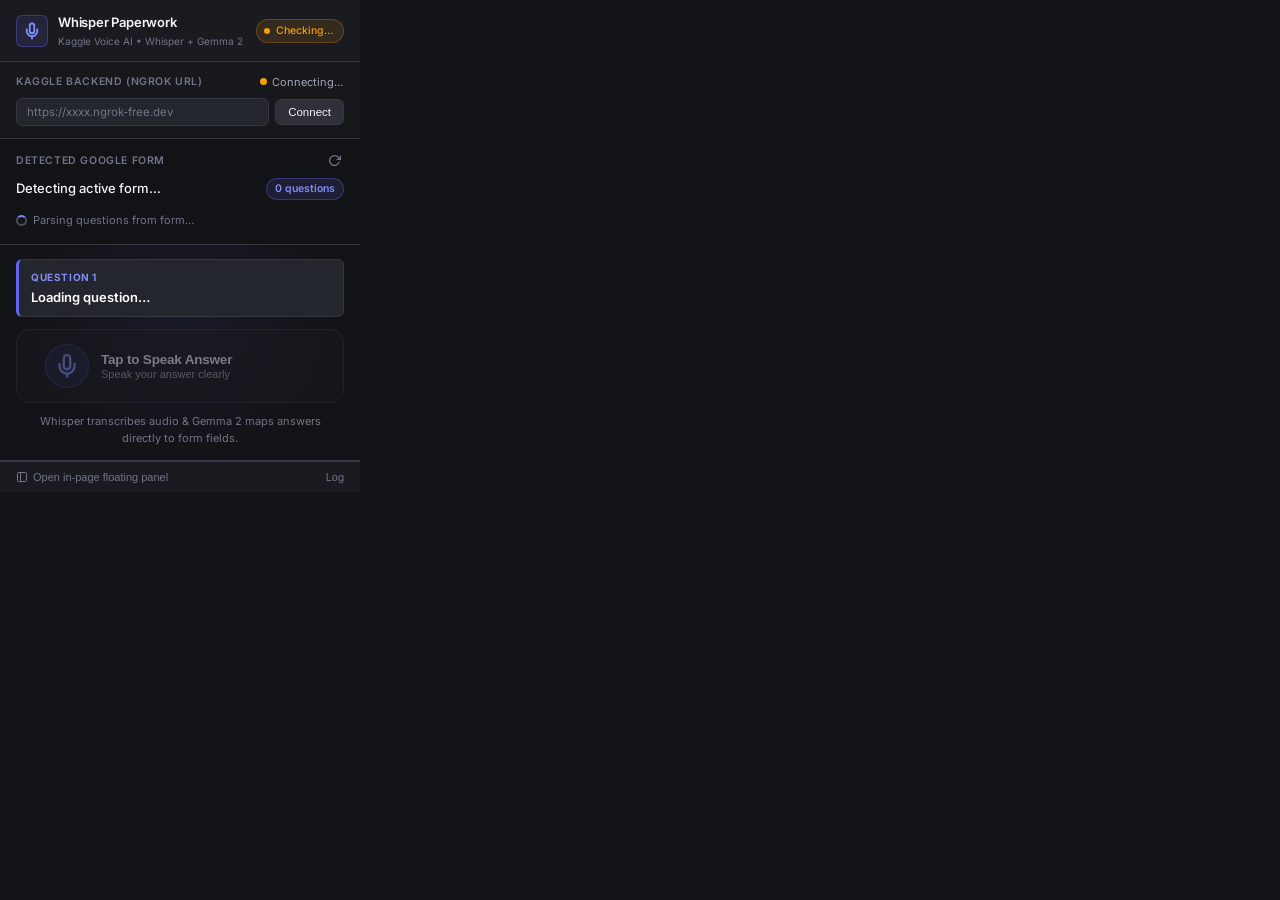
<file: extension/popup/popup.html>
<!DOCTYPE html>
<html lang="en">
<head>
  <meta charset="UTF-8" />
  <meta name="viewport" content="width=device-width, initial-scale=1.0" />
  <title>Whisper Paperwork</title>
  <link rel="preconnect" href="https://fonts.googleapis.com" />
  <link href="https://fonts.googleapis.com/css2?family=Inter:wght@400;500;600;700&display=swap" rel="stylesheet" />
  <link rel="stylesheet" href="popup.css" />
</head>
<body>

  <!-- ── Header ─────────────────────────────────────────────── -->
  <header class="header">
    <div class="header-brand">
      <div class="brand-icon">
        <svg width="18" height="18" viewBox="0 0 24 24" fill="none" stroke="currentColor" stroke-width="2.5" stroke-linecap="round" stroke-linejoin="round">
          <path d="M12 2a3 3 0 0 0-3 3v7a3 3 0 0 0 6 0V5a3 3 0 0 0-3-3Z"/>
          <path d="M19 10v2a7 7 0 0 1-14 0v-2"/>
          <line x1="12" y1="19" x2="12" y2="22"/>
        </svg>
      </div>
      <div>
        <div class="brand-name">Whisper Paperwork</div>
        <div class="brand-tagline">Kaggle Voice AI • Whisper + Gemma 2</div>
      </div>
    </div>
    <div id="tab-pill" class="tab-pill tab-pill--checking">
      <span class="tab-pill__dot"></span>
      <span id="tab-pill-text">Checking…</span>
    </div>
  </header>

  <!-- ── Kaggle Backend Configuration Card ──────────────────── -->
  <section class="card card--backend" id="section-backend">
    <div class="card-header-row">
      <span class="card-label">Kaggle Backend (ngrok URL)</span>
      <span class="status-indicator" id="backend-status-indicator">
        <span class="status-dot" id="backend-dot" data-state="checking"></span>
        <span class="status-text" id="backend-text">Connecting…</span>
      </span>
    </div>
    <div class="url-input-group">
      <input
        type="text"
        id="backend-url-input"
        class="url-input"
        placeholder="https://xxxx.ngrok-free.dev"
        autocomplete="off"
        spellcheck="false"
      />
      <button id="btn-save-url" class="btn-connect" title="Save URL & Connect">Connect</button>
    </div>
  </section>

  <!-- ── Detected Form & Auto-Parsed Fields Card ─────────────── -->
  <section class="card" id="section-form">
    <div class="card-header-row">
      <span class="card-label">Detected Google Form</span>
      <button id="btn-reparse" class="icon-btn-ghost" title="Re-parse Form">
        <svg width="13" height="13" viewBox="0 0 24 24" fill="none" stroke="currentColor" stroke-width="2.5" stroke-linecap="round" stroke-linejoin="round">
          <polyline points="23 4 23 10 17 10"/><path d="M20.49 15a9 9 0 1 1-2.12-9.36L23 10"/>
        </svg>
      </button>
    </div>

    <div class="form-info-box">
      <div class="form-title" id="form-title-text">Detecting active form…</div>
      <div class="form-status-badge" id="form-fields-badge">0 questions</div>
    </div>

    <!-- Parsed field chips preview -->
    <div class="fields-preview-container" id="fields-preview-container">
      <div class="fields-loading" id="fields-loading">
        <span class="spinner-sm"></span> Parsing questions from form…
      </div>
      <div class="fields-chip-list hidden" id="fields-chip-list"></div>
    </div>
  </section>

  <!-- ── Hero Voice Intake Card ─────────────────────────────── -->
  <section class="hero-voice-section" id="section-voice">
    <!-- Main Question Banner -->
    <div class="question-banner-box" id="question-banner-box">
      <div class="question-banner-badge" id="question-banner-badge">Question 1</div>
      <div class="question-banner-text" id="question-banner-text">Loading question…</div>
    </div>

    <div class="mic-container">
      <button id="btn-record-hero" class="record-hero-btn" disabled>
        <div class="mic-wave-pulse" id="mic-wave-pulse"></div>
        <div class="mic-icon-circle">
          <svg width="26" height="26" viewBox="0 0 24 24" fill="none" stroke="currentColor" stroke-width="2.2" stroke-linecap="round" stroke-linejoin="round">
            <path d="M12 2a3 3 0 0 0-3 3v7a3 3 0 0 0 6 0V5a3 3 0 0 0-3-3Z"/>
            <path d="M19 10v2a7 7 0 0 1-14 0v-2"/>
            <line x1="12" y1="19" x2="12" y2="22"/>
          </svg>
        </div>
        <div class="record-btn-info">
          <div class="record-main-label" id="record-main-label">Tap to Speak Answer</div>
          <div class="record-sub-label" id="record-sub-label">Speak your answer clearly</div>
        </div>
        <div class="record-timer-badge hidden" id="record-timer-badge">00:00</div>
      </button>
    </div>

    <!-- Quick Visual Option Chips directly below the microphone button -->
    <div class="options-container hidden" id="options-container">
      <div class="options-header">
        <span class="options-label">Options (Speak or Tap):</span>
      </div>
      <div class="options-chips-list" id="options-chips-list"></div>
    </div>

    <div class="voice-instruction" id="voice-instruction">
      Whisper transcribes audio & Gemma 2 maps answers directly to form fields.
    </div>
  </section>

  <!-- ── Results & Autofill Card ────────────────────────────── -->
  <section class="card results-card hidden" id="section-results">
    <div class="card-header-row">
      <span class="card-label">Extracted Results</span>
      <span class="field-badge field-badge--success" id="mapped-count-badge">0 mapped</span>
    </div>

    <!-- Whisper Transcript -->
    <div class="result-block">
      <div class="result-block-title">Whisper Transcript</div>
      <div class="transcript-box" id="transcript-text"></div>
    </div>

    <!-- Gemma 2 Mapped Fields -->
    <div class="result-block">
      <div class="result-block-title">Gemma 2 Field Mapping</div>
      <div class="mapped-list" id="mapped-list"></div>
    </div>

    <!-- Autofill Action Buttons -->
    <div class="results-actions">
      <button id="btn-autofill" class="btn-primary">
        <svg width="15" height="15" viewBox="0 0 24 24" fill="none" stroke="currentColor" stroke-width="2.5" stroke-linecap="round" stroke-linejoin="round">
          <polyline points="20 6 9 17 4 12"/>
        </svg>
        <span>Autofill Form</span>
      </button>
      <button id="btn-prefill-url" class="btn-secondary" title="Open prefilled URL in new tab">
        <svg width="14" height="14" viewBox="0 0 24 24" fill="none" stroke="currentColor" stroke-width="2" stroke-linecap="round" stroke-linejoin="round">
          <path d="M18 13v6a2 2 0 0 1-2 2H5a2 2 0 0 1-2-2V8a2 2 0 0 1 2-2h6"/>
          <polyline points="15 3 21 3 21 9"/>
          <line x1="10" y1="14" x2="21" y2="3"/>
        </svg>
        <span>Prefilled URL</span>
      </button>
    </div>
  </section>

  <!-- ── Fill Progress Bar ──────────────────────────────────── -->
  <div id="fill-progress" class="fill-progress hidden">
    <div class="progress-track">
      <div id="progress-fill" class="progress-bar-fill" style="width: 0%"></div>
    </div>
    <span id="progress-text" class="progress-label">Autofilling form…</span>
  </div>

  <!-- ── Footer & Quick Actions ─────────────────────────────── -->
  <footer class="footer">
    <button id="btn-open-panel" class="footer-link-btn">
      <svg width="12" height="12" viewBox="0 0 24 24" fill="none" stroke="currentColor" stroke-width="2" stroke-linecap="round" stroke-linejoin="round">
        <rect x="3" y="3" width="18" height="18" rx="2"/><line x1="9" y1="3" x2="9" y2="21"/>
      </svg>
      <span>Open in-page floating panel</span>
    </button>
    <button id="btn-toggle-log" class="footer-link-btn" style="margin-left: auto;">
      <span>Log</span>
    </button>
  </footer>

  <!-- ── Debug Log ──────────────────────────────────────────── -->
  <div id="log" class="log hidden"></div>

  <script src="popup.js"></script>
</body>
</html>
</file>
<file: extension/popup/popup.css>
@import url('https://fonts.googleapis.com/css2?family=Inter:wght@400;500;600;700&display=swap');

*, *::before, *::after {
  box-sizing: border-box;
  margin: 0;
  padding: 0;
}

:root {
  --bg:        #121316;
  --surface:   #1a1b20;
  --surface2:  #24262d;
  --surface3:  #2e303a;
  --border:    #353742;
  --border-lt: #484b5a;

  --text:      #f4f4f6;
  --text-2:    #a3a7b7;
  --text-3:    #717588;

  --accent:    #6366f1;       /* Indigo */
  --accent-lt: #818cf8;
  --accent-bg: rgba(99, 102, 241, 0.14);
  --accent-glow: rgba(99, 102, 241, 0.35);

  --green:     #10b981;
  --green-bg:  rgba(16, 185, 129, 0.12);
  --green-border: rgba(16, 185, 129, 0.3);

  --amber:     #f59e0b;
  --amber-bg:  rgba(245, 158, 11, 0.12);

  --red:       #ef4444;
  --red-bg:    rgba(239, 68, 68, 0.15);
  --red-glow:  rgba(239, 68, 68, 0.4);

  --radius-sm: 6px;
  --radius:    10px;
  --radius-lg: 14px;
  --radius-xl: 20px;

  --font: 'Inter', system-ui, -apple-system, sans-serif;
}

body {
  font-family: var(--font);
  background: var(--bg);
  color: var(--text);
  width: 360px;
  font-size: 13px;
  line-height: 1.5;
  -webkit-font-smoothing: antialiased;
  overflow-x: hidden;
}

/* ─── Header ──────────────────────────────────────────────────── */
.header {
  display: flex;
  align-items: center;
  justify-content: space-between;
  padding: 13px 16px 12px;
  border-bottom: 1px solid var(--border);
  background: var(--surface);
}

.header-brand {
  display: flex;
  align-items: center;
  gap: 10px;
}

.brand-icon {
  width: 32px;
  height: 32px;
  border-radius: var(--radius-sm);
  background: var(--accent-bg);
  border: 1px solid var(--accent-glow);
  color: var(--accent-lt);
  display: flex;
  align-items: center;
  justify-content: center;
  flex-shrink: 0;
}

.brand-name {
  font-size: 13px;
  font-weight: 600;
  color: var(--text);
  letter-spacing: -0.2px;
}

.brand-tagline {
  font-size: 10px;
  color: var(--text-3);
  margin-top: 1px;
}

/* Tab status pill */
.tab-pill {
  display: inline-flex;
  align-items: center;
  gap: 6px;
  padding: 3px 9px 3px 7px;
  border-radius: 99px;
  font-size: 10.5px;
  font-weight: 500;
  border: 1px solid transparent;
  transition: all 0.2s;
}

.tab-pill__dot {
  width: 6px;
  height: 6px;
  border-radius: 50%;
  flex-shrink: 0;
}

.tab-pill--checking {
  background: var(--amber-bg);
  border-color: rgba(245, 158, 11, 0.25);
  color: var(--amber);
}
.tab-pill--checking .tab-pill__dot {
  background: var(--amber);
  animation: blink 1.4s ease-in-out infinite;
}

.tab-pill--ok {
  background: var(--green-bg);
  border-color: var(--green-border);
  color: #34d399;
}
.tab-pill--ok .tab-pill__dot { background: #34d399; }

.tab-pill--none {
  background: var(--surface2);
  border-color: var(--border);
  color: var(--text-3);
}
.tab-pill--none .tab-pill__dot { background: var(--text-3); }

/* ─── Cards ───────────────────────────────────────────────────── */
.card {
  padding: 12px 16px;
  border-bottom: 1px solid var(--border);
  display: flex;
  flex-direction: column;
  gap: 8px;
}

.card--backend {
  background: rgba(26, 27, 32, 0.6);
}

.card-header-row {
  display: flex;
  align-items: center;
  justify-content: space-between;
}

.card-label {
  font-size: 10.5px;
  font-weight: 600;
  text-transform: uppercase;
  letter-spacing: 0.6px;
  color: var(--text-3);
}

/* Status indicator dot + text */
.status-indicator {
  display: inline-flex;
  align-items: center;
  gap: 5px;
}

.status-dot {
  width: 7px;
  height: 7px;
  border-radius: 50%;
  flex-shrink: 0;
  background: var(--amber);
}
.status-dot[data-state="ok"]       { background: var(--green); box-shadow: 0 0 6px rgba(16,185,129,0.5); }
.status-dot[data-state="error"]    { background: var(--red); box-shadow: 0 0 6px rgba(239,68,68,0.5); }
.status-dot[data-state="checking"] { background: var(--amber); animation: blink 1.2s infinite; }

.status-text {
  font-size: 11px;
  color: var(--text-2);
}

/* Backend URL Input */
.url-input-group {
  display: flex;
  gap: 6px;
  align-items: center;
}

.url-input {
  flex: 1;
  background: var(--surface2);
  border: 1px solid var(--border);
  border-radius: var(--radius-sm);
  padding: 6px 10px;
  font-family: var(--font);
  font-size: 11.5px;
  color: var(--text);
  outline: none;
  transition: border-color 0.15s, box-shadow 0.15s;
}

.url-input::placeholder { color: var(--text-3); }
.url-input:focus {
  border-color: var(--accent);
  box-shadow: 0 0 0 2px var(--accent-bg);
}

.btn-connect {
  padding: 6px 12px;
  background: var(--surface3);
  border: 1px solid var(--border);
  border-radius: var(--radius-sm);
  color: var(--text);
  font-size: 11.5px;
  font-weight: 500;
  cursor: pointer;
  transition: all 0.15s;
  flex-shrink: 0;
}
.btn-connect:hover {
  background: var(--accent);
  border-color: var(--accent-lt);
  color: #fff;
}

/* Form info box */
.form-info-box {
  display: flex;
  align-items: center;
  justify-content: space-between;
  gap: 8px;
}

.form-title {
  font-size: 13px;
  font-weight: 500;
  color: var(--text);
  white-space: nowrap;
  overflow: hidden;
  text-overflow: ellipsis;
  flex: 1;
}

.form-status-badge {
  flex-shrink: 0;
  font-size: 10.5px;
  font-weight: 600;
  padding: 2px 8px;
  border-radius: 99px;
  background: var(--accent-bg);
  color: var(--accent-lt);
  border: 1px solid var(--accent-glow);
}

/* Fields Preview & Chips */
.fields-preview-container {
  min-height: 24px;
}

.fields-loading {
  display: flex;
  align-items: center;
  gap: 6px;
  font-size: 11px;
  color: var(--text-3);
  padding: 4px 0;
}

.spinner-sm {
  width: 11px;
  height: 11px;
  border: 2px solid var(--border-lt);
  border-top-color: var(--accent-lt);
  border-radius: 50%;
  animation: spin 0.8s linear infinite;
  display: inline-block;
}

.fields-chip-list {
  display: flex;
  flex-wrap: wrap;
  gap: 5px;
  max-height: 70px;
  overflow-y: auto;
  padding-top: 2px;
}

.field-chip {
  display: inline-flex;
  align-items: center;
  gap: 4px;
  background: var(--surface2);
  border: 1px solid var(--border);
  border-radius: var(--radius-sm);
  padding: 2px 7px;
  font-size: 11px;
  color: var(--text-2);
}

.field-chip__type {
  font-size: 9px;
  color: var(--text-3);
  text-transform: uppercase;
}

/* ─── Hero Voice Section ──────────────────────────────────────── */
.hero-voice-section {
  padding: 14px 16px;
  display: flex;
  flex-direction: column;
  align-items: center;
  text-align: center;
  border-bottom: 1px solid var(--border);
  background: radial-gradient(circle at 50% 30%, rgba(99, 102, 241, 0.08), transparent 70%);
}

/* ─── Question Banner ─────────────────────────────────────────── */
.question-banner-box {
  width: 100%;
  background: var(--surface2);
  border: 1px solid var(--border);
  border-left: 3px solid var(--accent);
  border-radius: var(--radius-sm);
  padding: 10px 12px;
  margin-bottom: 12px;
  text-align: left;
}

.question-banner-badge {
  font-size: 10px;
  font-weight: 700;
  text-transform: uppercase;
  letter-spacing: 0.6px;
  color: var(--accent-lt);
  margin-bottom: 3px;
}

.question-banner-text {
  font-size: 13px;
  font-weight: 600;
  color: #fff;
  line-height: 1.4;
}

/* ─── Options Chips directly below microphone button ──────────── */
.options-container {
  width: 100%;
  margin-top: 10px;
  display: flex;
  flex-direction: column;
  gap: 6px;
  text-align: left;
}

.options-header {
  display: flex;
  align-items: center;
}

.options-label {
  font-size: 10px;
  font-weight: 600;
  text-transform: uppercase;
  letter-spacing: 0.6px;
  color: var(--text-3);
}

.options-chips-list {
  display: flex;
  flex-wrap: wrap;
  gap: 6px;
}

.option-pill {
  background: var(--surface);
  border: 1px solid var(--border);
  border-radius: 99px;
  padding: 4px 10px;
  font-size: 11.5px;
  font-weight: 500;
  color: var(--text);
  cursor: pointer;
  transition: all 0.15s;
  display: inline-flex;
  align-items: center;
}

.option-pill:hover {
  background: var(--accent-bg);
  border-color: var(--accent);
  color: var(--accent-lt);
  transform: translateY(-1px);
}

.option-pill.selected {
  background: var(--green-bg);
  border-color: var(--green);
  color: #34d399;
  font-weight: 600;
}

.mic-container {
  position: relative;
  width: 100%;
  display: flex;
  justify-content: center;
}

.record-hero-btn {
  position: relative;
  width: 100%;
  padding: 14px 16px;
  border-radius: var(--radius-lg);
  background: var(--surface);
  border: 1.5px solid var(--accent-glow);
  color: var(--text);
  cursor: pointer;
  display: flex;
  align-items: center;
  gap: 12px;
  box-shadow: 0 4px 16px rgba(0, 0, 0, 0.3);
  transition: all 0.2s cubic-bezier(0.16, 1, 0.3, 1);
  overflow: hidden;
}

.record-hero-btn:hover:not(:disabled) {
  background: var(--surface2);
  border-color: var(--accent-lt);
  transform: translateY(-1px);
  box-shadow: 0 6px 20px rgba(99, 102, 241, 0.2);
}

.record-hero-btn:disabled {
  opacity: 0.45;
  cursor: not-allowed;
  border-color: var(--border);
  box-shadow: none;
}

.mic-icon-circle {
  width: 44px;
  height: 44px;
  border-radius: 50%;
  background: var(--accent-bg);
  border: 1px solid var(--accent-glow);
  color: var(--accent-lt);
  display: flex;
  align-items: center;
  justify-content: center;
  flex-shrink: 0;
  transition: all 0.2s;
}

.record-hero-btn:hover:not(:disabled) .mic-icon-circle {
  background: var(--accent);
  color: #fff;
}

.record-btn-info {
  display: flex;
  flex-direction: column;
  align-items: flex-start;
  text-align: left;
  flex: 1;
}

.record-main-label {
  font-size: 13.5px;
  font-weight: 600;
  color: var(--text);
  letter-spacing: -0.2px;
}

.record-sub-label {
  font-size: 11px;
  color: var(--text-2);
  margin-top: 1px;
}

.record-timer-badge {
  font-size: 12px;
  font-weight: 700;
  font-family: 'Consolas', 'JetBrains Mono', monospace;
  background: var(--red);
  color: #fff;
  padding: 3px 8px;
  border-radius: 6px;
  animation: pulse 1s infinite;
}

/* Active Recording State */
.record-hero-btn.recording {
  border-color: var(--red);
  background: rgba(239, 68, 68, 0.1);
  box-shadow: 0 0 24px var(--red-glow);
}

.record-hero-btn.recording .mic-icon-circle {
  background: var(--red);
  color: #fff;
  animation: pulse-mic 1.2s infinite;
}

.record-hero-btn.recording .record-main-label {
  color: #fca5a5;
}

/* Processing State */
.record-hero-btn.processing {
  border-color: var(--amber);
  background: var(--amber-bg);
  pointer-events: none;
}
.record-hero-btn.processing .mic-icon-circle {
  background: var(--amber);
  color: #fff;
  animation: spin 1s linear infinite;
}

.voice-instruction {
  font-size: 11px;
  color: var(--text-3);
  margin-top: 10px;
  max-width: 320px;
}

/* ─── Results Card ────────────────────────────────────────────── */
.results-card {
  background: rgba(16, 185, 129, 0.03);
}

.result-block {
  display: flex;
  flex-direction: column;
  gap: 4px;
}

.result-block-title {
  font-size: 10px;
  font-weight: 600;
  text-transform: uppercase;
  letter-spacing: 0.6px;
  color: var(--text-3);
}

.transcript-box {
  background: var(--surface2);
  border: 1px solid var(--border);
  border-radius: var(--radius-sm);
  padding: 8px 10px;
  font-size: 11.5px;
  color: var(--text-2);
  font-style: italic;
  max-height: 56px;
  overflow-y: auto;
}

.mapped-list {
  display: flex;
  flex-direction: column;
  gap: 5px;
  max-height: 110px;
  overflow-y: auto;
  padding-right: 2px;
}

.mapped-item {
  display: flex;
  align-items: center;
  justify-content: space-between;
  background: var(--surface2);
  border: 1px solid var(--border);
  border-radius: var(--radius-sm);
  padding: 5px 8px;
  font-size: 11.5px;
  gap: 8px;
}

.mapped-item__label {
  color: var(--text-2);
  font-weight: 500;
  white-space: nowrap;
  overflow: hidden;
  text-overflow: ellipsis;
  flex: 1;
}

.mapped-item__val {
  color: #34d399;
  font-weight: 600;
  font-family: 'Consolas', 'JetBrains Mono', monospace;
  font-size: 11px;
  text-align: right;
  max-width: 50%;
  white-space: nowrap;
  overflow: hidden;
  text-overflow: ellipsis;
}

/* Action Buttons */
.results-actions {
  display: flex;
  gap: 8px;
  margin-top: 4px;
}

.btn-primary {
  flex: 1.5;
  display: flex;
  align-items: center;
  justify-content: center;
  gap: 6px;
  padding: 9px 12px;
  border-radius: var(--radius-sm);
  background: var(--green);
  border: 1px solid #059669;
  color: #fff;
  font-size: 12.5px;
  font-weight: 600;
  cursor: pointer;
  transition: all 0.15s;
}
.btn-primary:hover:not(:disabled) {
  background: #059669;
  transform: translateY(-1px);
}
.btn-primary:active:not(:disabled) {
  transform: scale(0.99);
}

.btn-secondary {
  flex: 1;
  display: flex;
  align-items: center;
  justify-content: center;
  gap: 6px;
  padding: 9px 10px;
  border-radius: var(--radius-sm);
  background: var(--surface2);
  border: 1px solid var(--border);
  color: var(--text-2);
  font-size: 12px;
  font-weight: 500;
  cursor: pointer;
  transition: all 0.15s;
}
.btn-secondary:hover:not(:disabled) {
  background: var(--surface3);
  color: var(--text);
  border-color: var(--border-lt);
}

/* ─── Fill Progress ───────────────────────────────────────────── */
.fill-progress {
  padding: 8px 16px;
  border-bottom: 1px solid var(--border);
  background: var(--surface);
  display: flex;
  flex-direction: column;
  gap: 4px;
}

.progress-track {
  height: 3px;
  background: var(--surface2);
  border-radius: 2px;
  overflow: hidden;
}

.progress-bar-fill {
  height: 100%;
  background: linear-gradient(90deg, var(--green), #34d399);
  border-radius: 2px;
  transition: width 0.3s ease;
}

.progress-label {
  font-size: 11px;
  color: var(--text-3);
}

/* ─── Footer ──────────────────────────────────────────────────── */
.footer {
  display: flex;
  align-items: center;
  padding: 9px 16px;
  background: var(--surface);
  border-top: 1px solid var(--border);
}

.footer-link-btn {
  background: none;
  border: none;
  color: var(--text-3);
  font-size: 11px;
  cursor: pointer;
  display: flex;
  align-items: center;
  gap: 5px;
  transition: color 0.15s;
}
.footer-link-btn:hover {
  color: var(--text);
}

/* ─── Log & Helpers ───────────────────────────────────────────── */
.log {
  padding: 6px 16px 10px;
  max-height: 80px;
  overflow-y: auto;
  font-size: 10.5px;
  color: var(--text-3);
  font-family: 'Consolas', 'JetBrains Mono', monospace;
  background: #000;
  border-top: 1px solid var(--border);
}

.log-entry        { padding: 1px 0; }
.log-entry.error   { color: var(--red); }
.log-entry.success { color: var(--green); }
.log-entry.info    { color: var(--text-3); }

.icon-btn-ghost {
  background: none;
  border: none;
  color: var(--text-3);
  cursor: pointer;
  display: flex;
  align-items: center;
  justify-content: center;
  padding: 3px;
  border-radius: 4px;
  transition: color 0.15s, background 0.15s;
}
.icon-btn-ghost:hover {
  color: var(--text);
  background: var(--surface2);
}

.hidden { display: none !important; }

@keyframes blink {
  0%, 100% { opacity: 1; }
  50%       { opacity: 0.35; }
}

@keyframes spin {
  from { transform: rotate(0deg); }
  to   { transform: rotate(360deg); }
}

@keyframes pulse-mic {
  0%   { transform: scale(1); }
  50%  { transform: scale(1.08); }
  100% { transform: scale(1); }
}

@keyframes pulse {
  0%, 100% { opacity: 1; }
  50%       { opacity: 0.6; }
}
</file>
